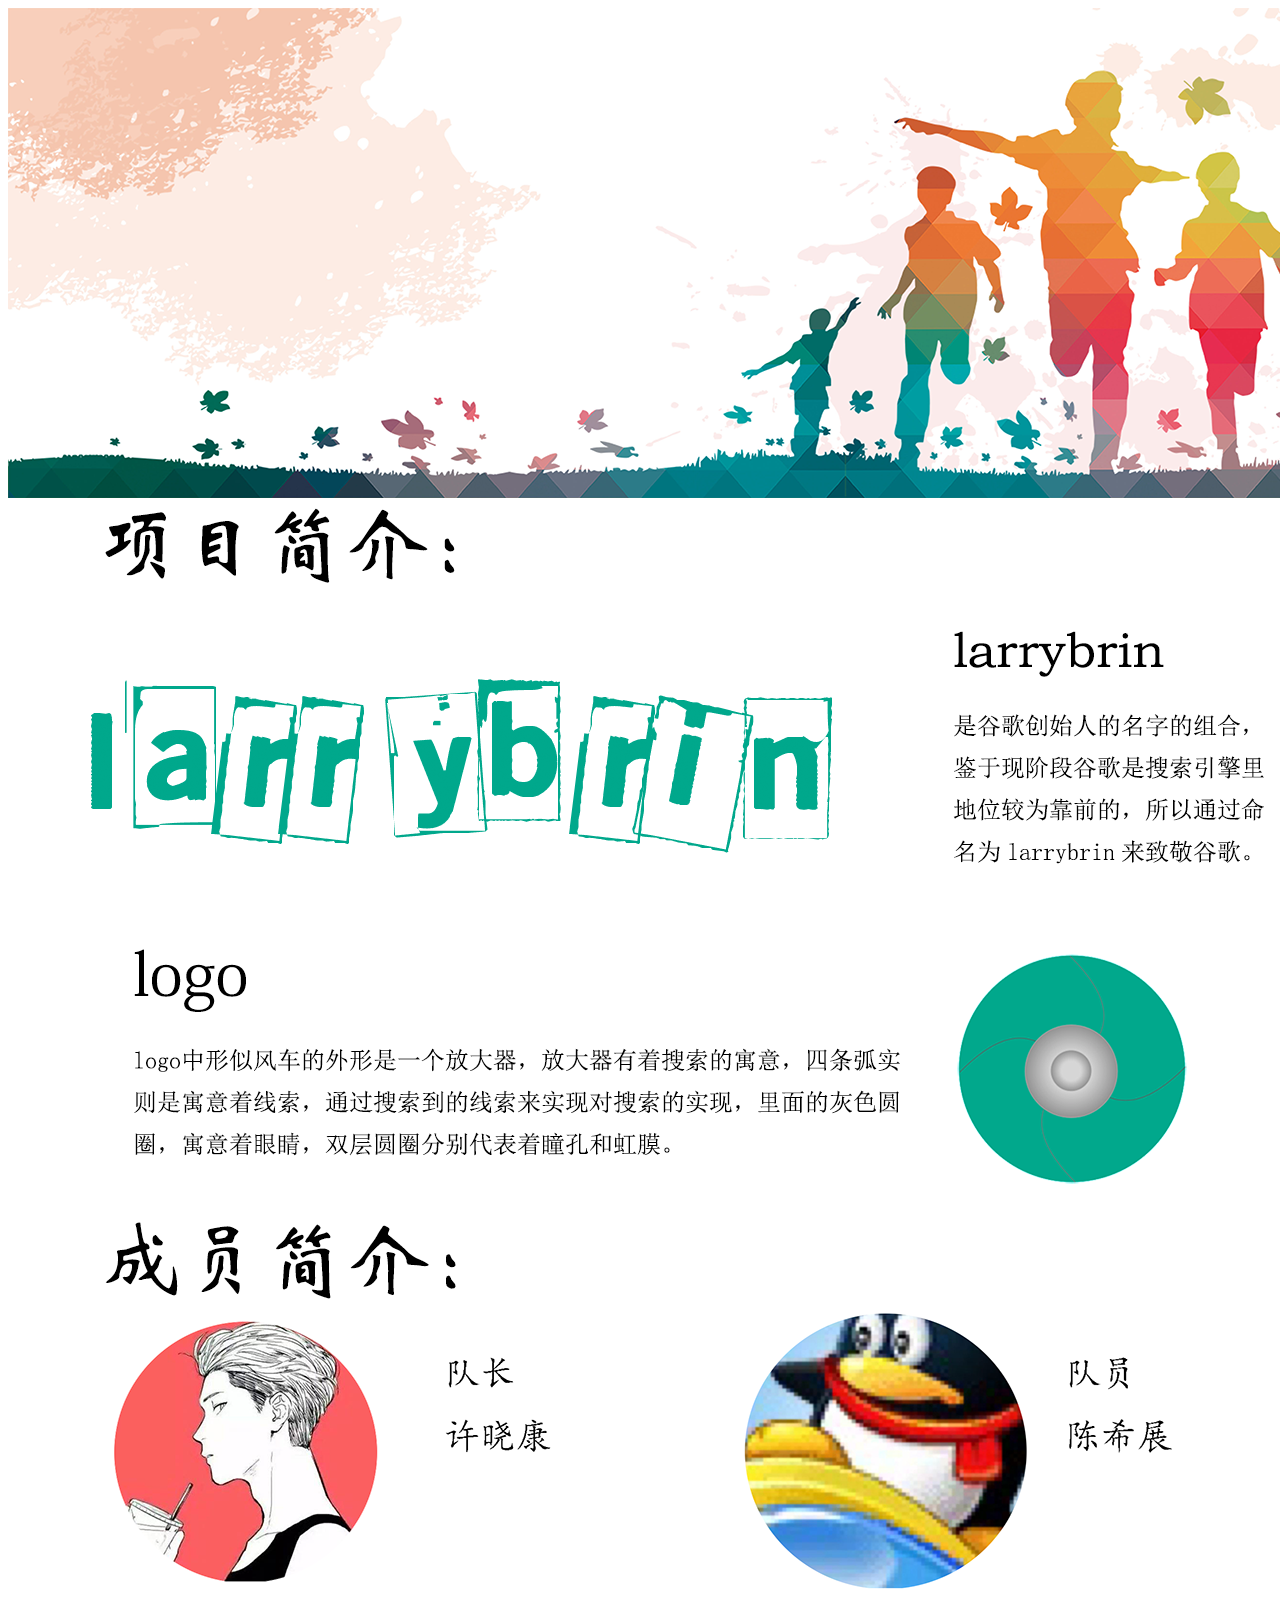
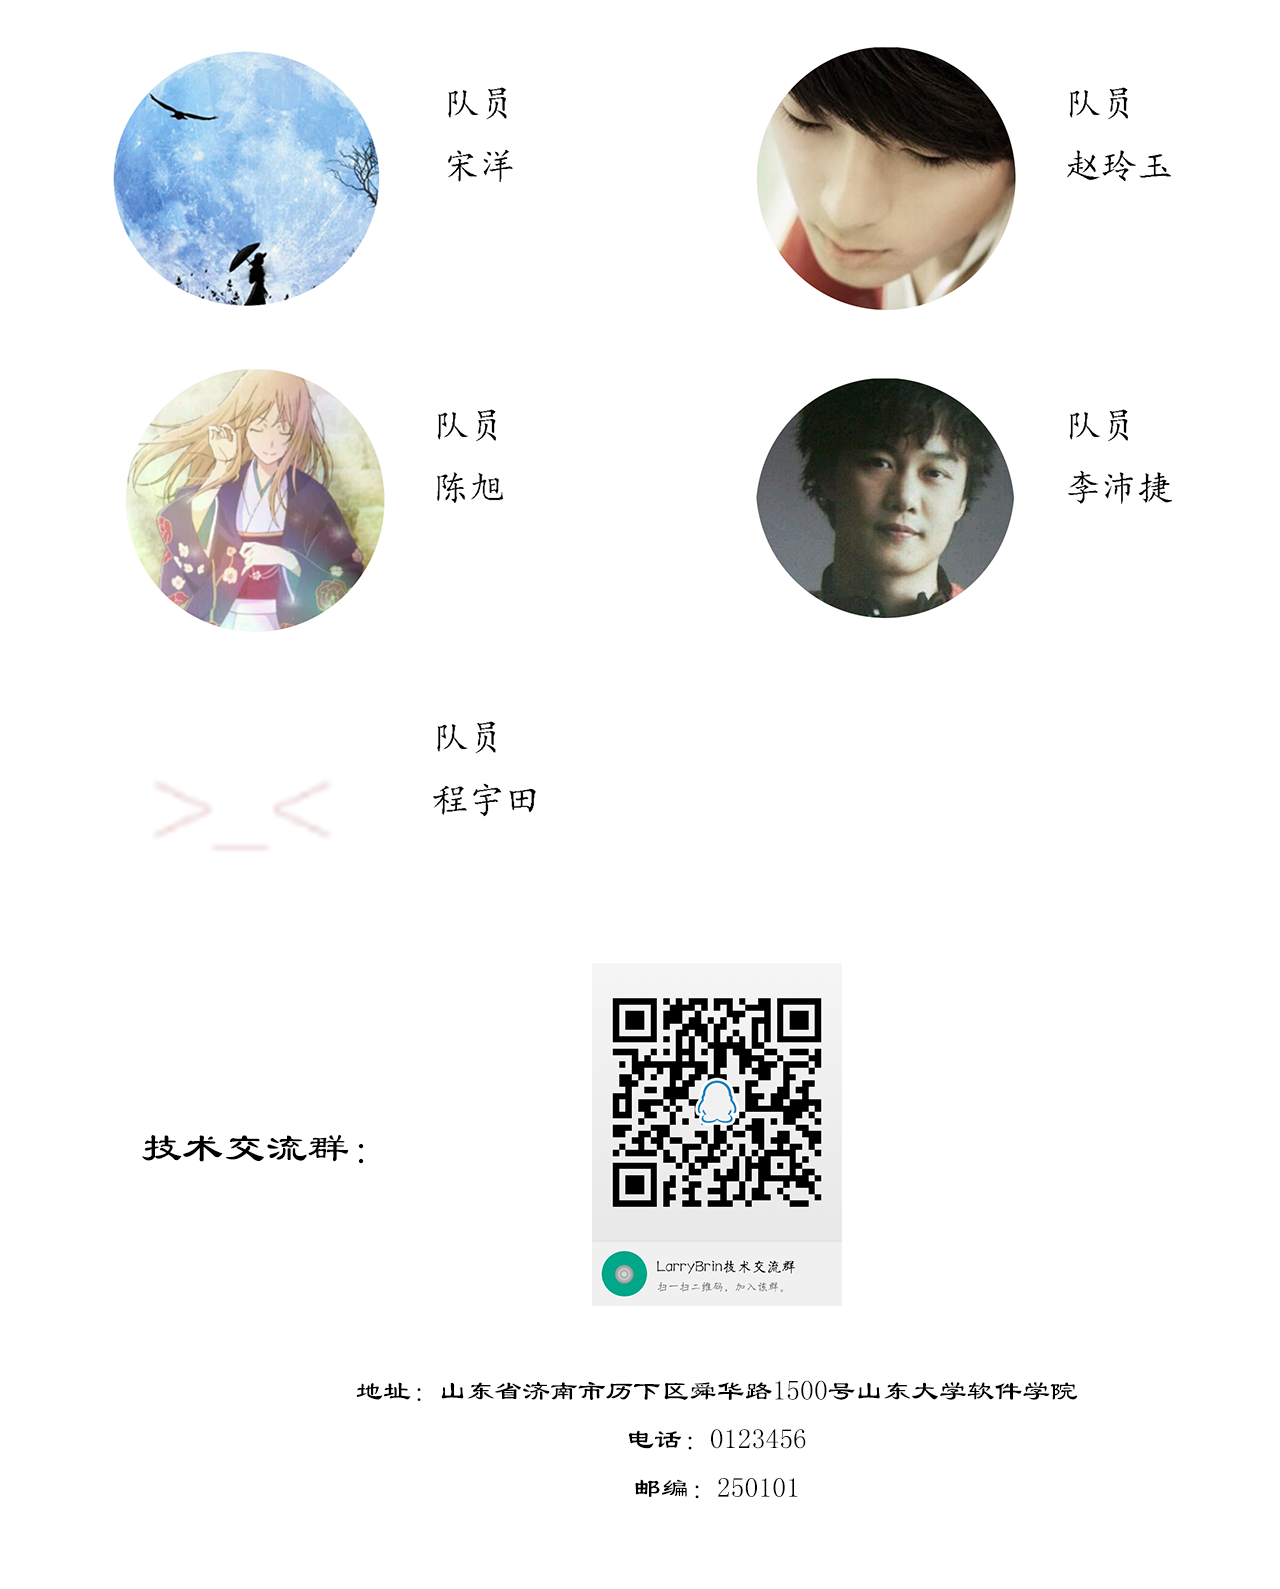
<file: WebRoot/about/about.html>
<!DOCTYPE html>
<html>
  <head>
    <title>关于我们</title>
	
    <meta http-equiv="keywords" content="keyword1,keyword2,keyword3">
    <meta http-equiv="description" content="this is my page">
    <meta http-equiv="content-type" content="text/html; charset=UTF-8">
    
    <!--<link rel="stylesheet" type="text/css" href="./styles.css">-->
    <link rel="shortcut icon" href="/img/button.png" />
	<title>关于我们</title>
  </head>
  
  <body>
   <div class="container-fluid">
	<div class="row-fluid">
		<div class="span4">
		</div>
		<div class="span4">
			<img alt="3000x2000" src="about.png" />
		</div>
		<div class="span4">
		</div>
	</div>
	
</div>
  </body>
</html>
</file>
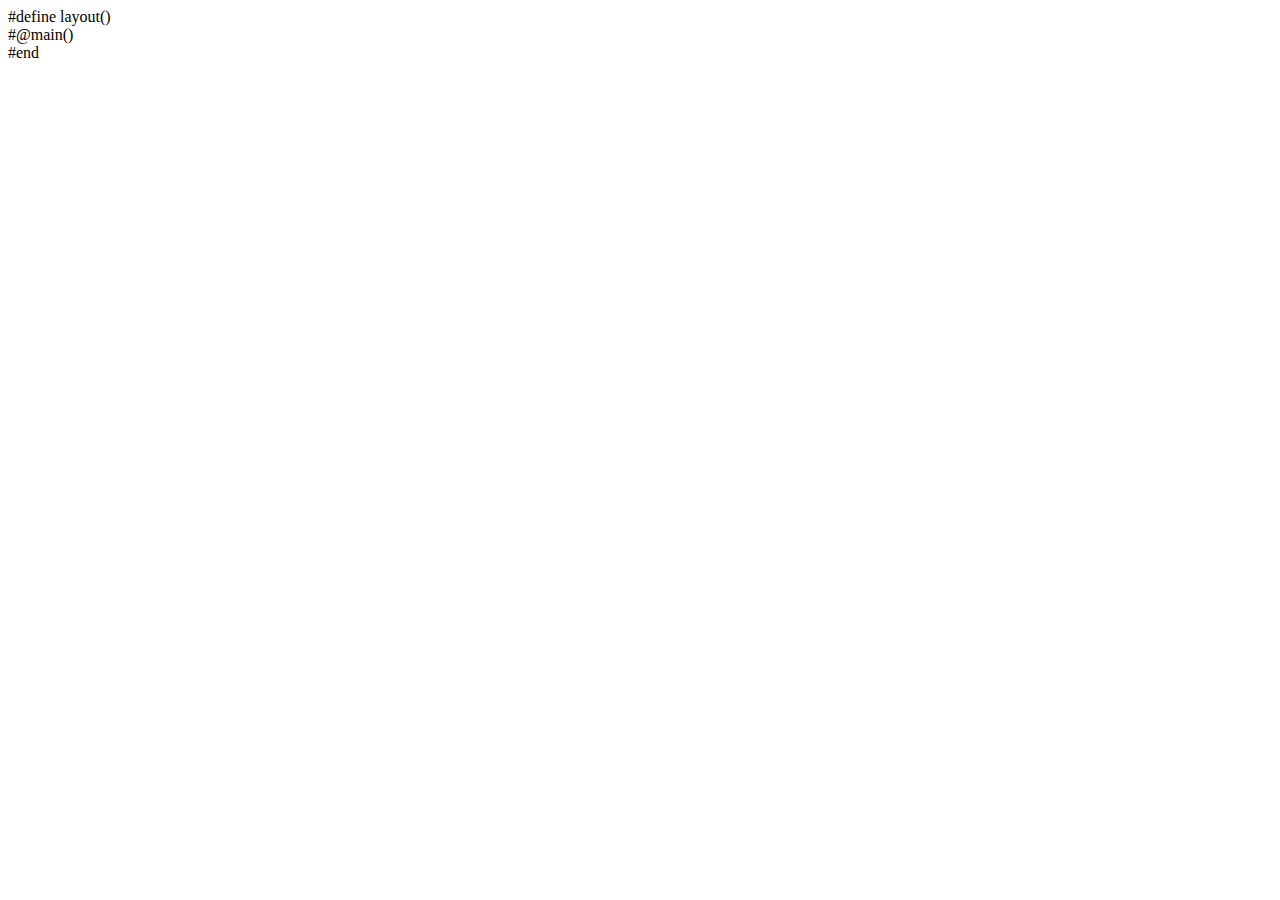
<file: WebRoot/common/_layout.html>
#define layout()
<!DOCTYPE HTML PUBLIC "-//W3C//DTD XHTML 1.0 Transitional//EN" "http://www.w3.org/TR/xhtml1/DTD/xhtml1-transitional.dtd">
<html xml:lang="zh-CN" xmlns="http://www.w3.org/1999/xhtml" lang="zh-CN">
<head>
<meta http-equiv="content-type" content="text/html; charset=UTF-8" />
<!--
	<link href="/css/manage.css" media="screen" rel="stylesheet" type="text/css" />
	 <script src="/js/jquery-1.4.4.min.js" type="text/javascript" ></script> 
 -->
</head>
<body>
	<div class="manage_container">
		<div class="manage_head">
		</div>
		<div class="main">
			#@main()
		</div>
	</div>
</body>
</html>
#end
</file>
